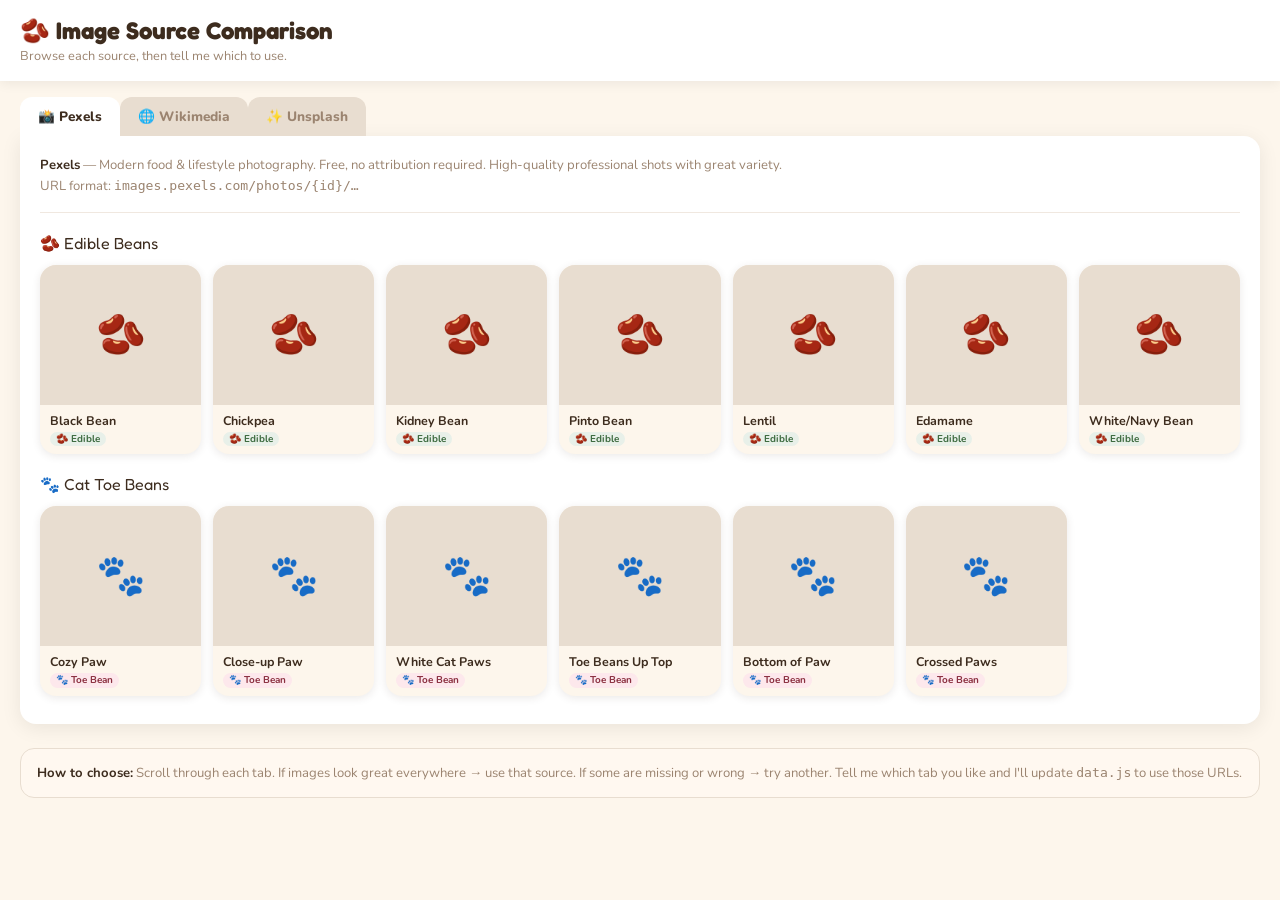
<file: compare.html>
<!DOCTYPE html>
<html lang="en">
<head>
  <meta charset="UTF-8">
  <meta name="viewport" content="width=device-width, initial-scale=1.0, viewport-fit=cover">
  <title>Only Beans — Image Source Comparison</title>
  <link rel="preconnect" href="https://fonts.googleapis.com">
  <link href="https://fonts.googleapis.com/css2?family=Fredoka+One&family=Nunito:wght@400;700;800&display=swap" rel="stylesheet">
  <style>
    *, *::before, *::after { box-sizing: border-box; margin: 0; padding: 0; -webkit-tap-highlight-color: transparent; }
    :root {
      --cream: #fdf6ec;
      --text: #3d2c1e;
      --muted: #9b8470;
    }
    body {
      font-family: 'Nunito', sans-serif;
      background: var(--cream);
      color: var(--text);
      padding-bottom: 40px;
    }
    header {
      background: white;
      padding: 16px 20px;
      box-shadow: 0 2px 12px rgba(0,0,0,0.07);
      position: sticky;
      top: 0;
      z-index: 10;
    }
    header h1 { font-family: 'Fredoka One', sans-serif; font-size: 1.5rem; }
    header p { font-size: 0.8rem; color: var(--muted); margin-top: 2px; }

    /* Tabs */
    .tabs {
      display: flex;
      gap: 0;
      padding: 16px 20px 0;
      overflow-x: auto;
    }
    .tab {
      flex-shrink: 0;
      padding: 10px 18px;
      border: none;
      border-radius: 12px 12px 0 0;
      font-family: 'Nunito', sans-serif;
      font-weight: 800;
      font-size: 0.85rem;
      cursor: pointer;
      background: #e8ddd0;
      color: var(--muted);
      transition: background 0.2s, color 0.2s;
    }
    .tab.active {
      background: white;
      color: var(--text);
    }

    /* Source panels */
    .panel {
      display: none;
      background: white;
      border-radius: 0 16px 16px 16px;
      margin: 0 20px;
      padding: 20px;
      box-shadow: 0 4px 20px rgba(0,0,0,0.08);
    }
    .panel.active { display: block; }

    .source-meta {
      font-size: 0.82rem;
      color: var(--muted);
      margin-bottom: 20px;
      line-height: 1.5;
      padding-bottom: 16px;
      border-bottom: 1px solid #f0e8e0;
    }
    .source-meta strong { color: var(--text); }

    /* Section headers */
    .section-label {
      font-family: 'Fredoka One', sans-serif;
      font-size: 1rem;
      margin: 20px 0 12px;
      color: var(--text);
    }
    .section-label:first-of-type { margin-top: 0; }

    /* Bean grid */
    .grid {
      display: grid;
      grid-template-columns: repeat(auto-fill, minmax(140px, 1fr));
      gap: 12px;
      margin-bottom: 8px;
    }

    .bean-card {
      border-radius: 16px;
      overflow: hidden;
      background: var(--cream);
      box-shadow: 0 2px 8px rgba(61,44,30,0.1);
    }
    .bean-card img {
      width: 100%;
      height: 140px;
      object-fit: cover;
      display: block;
      background: #e8ddd0;
    }
    .bean-card .name {
      padding: 8px 10px;
      font-size: 0.78rem;
      font-weight: 700;
      line-height: 1.3;
    }
    .bean-card .badge {
      display: inline-block;
      font-size: 0.62rem;
      padding: 1px 6px;
      border-radius: 999px;
      margin-top: 2px;
    }
    .badge-edible { background: #e8f0e9; color: #3d6b40; }
    .badge-cat    { background: #fde8ec; color: #8b3040; }

    .fail-img {
      width: 100%;
      height: 140px;
      display: flex;
      align-items: center;
      justify-content: center;
      font-size: 2.5rem;
      background: #e8ddd0;
    }

    /* Bottom note */
    .note {
      margin: 24px 20px 0;
      background: #fff8f0;
      border: 1px solid #e8ddd0;
      border-radius: 14px;
      padding: 14px 16px;
      font-size: 0.82rem;
      color: var(--muted);
      line-height: 1.55;
    }
    .note strong { color: var(--text); }
  </style>
</head>
<body>

<header>
  <h1>🫘 Image Source Comparison</h1>
  <p>Browse each source, then tell me which to use.</p>
</header>

<div class="tabs">
  <button class="tab active" onclick="showTab('pexels', this)">📸 Pexels</button>
  <button class="tab" onclick="showTab('wiki', this)">🌐 Wikimedia</button>
  <button class="tab" onclick="showTab('unsplash', this)">✨ Unsplash</button>
</div>

<!-- PEXELS -->
<div class="panel active" id="panel-pexels">
  <div class="source-meta">
    <strong>Pexels</strong> — Modern food & lifestyle photography. Free, no attribution required.
    High-quality professional shots with great variety.
    <br>URL format: <code>images.pexels.com/photos/{id}/…</code>
  </div>

  <div class="section-label">🫘 Edible Beans</div>
  <div class="grid" id="pexels-edible"></div>

  <div class="section-label">🐾 Cat Toe Beans</div>
  <div class="grid" id="pexels-cat"></div>
</div>

<!-- WIKIMEDIA -->
<div class="panel" id="panel-wiki">
  <div class="source-meta">
    <strong>Wikimedia Commons</strong> — Public domain & Creative Commons images.
    Scientific/encyclopedic style — very accurate but sometimes stark.
    Cat paw selection is limited.
    <br>URL format: <code>commons.wikimedia.org/wiki/Special:FilePath/…</code>
  </div>

  <div class="section-label">🫘 Edible Beans</div>
  <div class="grid" id="wiki-edible"></div>

  <div class="section-label">🐾 Cat Toe Beans</div>
  <div class="grid" id="wiki-cat"></div>
</div>

<!-- UNSPLASH -->
<div class="panel" id="panel-unsplash">
  <div class="source-meta">
    <strong>Unsplash (current)</strong> — Artsy, high-end photography. Free.
    These are the photo IDs already in the site — some may load correctly, some may not match the bean shown.
    <br>URL format: <code>images.unsplash.com/photo-{id}?…</code>
  </div>

  <div class="section-label">🫘 Edible Beans</div>
  <div class="grid" id="unsplash-edible"></div>

  <div class="section-label">🐾 Cat Toe Beans</div>
  <div class="grid" id="unsplash-cat"></div>
</div>

<div class="note">
  <strong>How to choose:</strong> Scroll through each tab. If images look great everywhere → use that source.
  If some are missing or wrong → try another. Tell me which tab you like and I'll update <code>data.js</code> to use those URLs.
</div>

<script>
function showTab(id, btn) {
  document.querySelectorAll('.panel').forEach(p => p.classList.remove('active'));
  document.querySelectorAll('.tab').forEach(t => t.classList.remove('active'));
  document.getElementById('panel-' + id).classList.add('active');
  btn.classList.add('active');
}

function img(src, emoji, fallbackBg) {
  const el = document.createElement('img');
  el.src = src;
  el.loading = 'lazy';
  el.onerror = function() {
    const fb = document.createElement('div');
    fb.className = 'fail-img';
    fb.style.background = fallbackBg || '#e8ddd0';
    fb.textContent = emoji;
    this.replaceWith(fb);
  };
  return el;
}

function card(name, type, imgEl) {
  const c = document.createElement('div');
  c.className = 'bean-card';
  const label = document.createElement('div');
  label.className = 'name';
  label.innerHTML = name + '<br><span class="badge badge-' + type + '">' +
    (type === 'cat' ? '🐾 Toe Bean' : '🫘 Edible') + '</span>';
  c.append(imgEl, label);
  return c;
}

function pexels(id) {
  return `https://images.pexels.com/photos/${id}/pexels-photo-${id}.jpeg?auto=compress&cs=tinysrgb&w=400`;
}
function wiki(filename) {
  return `https://commons.wikimedia.org/wiki/Special:FilePath/${encodeURIComponent(filename)}?width=400`;
}
function unsplash(id) {
  return `https://images.unsplash.com/photo-${id}?auto=format&fit=crop&w=400&q=80`;
}

/* ── PEXELS DATA ── */
const pexelsEdible = [
  { name: "Black Bean",      id: 7772002  },
  { name: "Chickpea",        id: 7656561  },
  { name: "Kidney Bean",     id: 6316671  },
  { name: "Pinto Bean",      id: 6316673  },
  { name: "Lentil",          id: 15107600 },
  { name: "Edamame",         id: 28460867 },
  { name: "White/Navy Bean", id: 273838   },
];
const pexelsCat = [
  { name: "Cozy Paw",         id: 34557584 },
  { name: "Close-up Paw",     id: 2123429  },
  { name: "White Cat Paws",   id: 16860556 },
  { name: "Toe Beans Up Top", id: 2600397  },
  { name: "Bottom of Paw",    id: 16191816 },
  { name: "Crossed Paws",     id: 15141570 },
];

/* ── WIKIMEDIA DATA ── */
const wikiEdible = [
  { name: "Black Bean",   file: "Black_beans.jpg"                             },
  { name: "Chickpea",     file: "Chickpea_half_cup.JPG"                       },
  { name: "Kidney Bean",  file: "Kidney_beans.jpg"                            },
  { name: "Pinto Bean",   file: "Pinto_Beans_Seeds.jpg"                      },
  { name: "Lentil",       file: "Lentil_seeds.jpg"                           },
  { name: "Edamame",      file: "Edamame_by_Zesmerelda_in_Chicago.jpg"       },
  { name: "Lima Bean",    file: "Lima_beans_02.jpg"                          },
  { name: "Navy Bean",    file: "Navy_beans.jpg"                             },
  { name: "Cannellini",   file: "Cannellini.jpg"                             },
];
const wikiCat = [
  { name: "White Paw Close-up", file: "Cat_Paw_Up_Close_-_WHITE.JPG"  },
  { name: "White Paws (wide)",  file: "Cat_Paws_Up_Close_-_WHITE.JPG" },
  { name: "Cat Paw",            file: "Cat_Paw.JPG"                    },
  { name: "Kitten Paw",         file: "Kittens_paw.JPG"                },
  { name: "Miko the Cat",       file: "Miko_cat_paw.jpg"               },
  { name: "White Cat Paw",      file: "Paw_of_a_white_cat.jpg"         },
];

/* ── UNSPLASH DATA (current) ── */
const unsplashEdible = [
  { name: "Black Bean",      id: "1552489445-a1b9e2a96ee1" },
  { name: "Chickpea",        id: "1610702667-bacd9f4bfe78" },
  { name: "Kidney Bean",     id: "1547592180-85f173990554" },
  { name: "Pinto Bean",      id: "1574201635-d9a5d4e73e41" },
  { name: "Lentil",          id: "1586201375761-83865001e31c" },
  { name: "Navy Bean",       id: "1607532941389-6ada5f20df6a" },
  { name: "Lima Bean",       id: "1477718174775-4e2c3e1e9440" },
  { name: "Cannellini",      id: "1540189549336-e6e99eb4b72b" },
  { name: "Edamame",         id: "1546069901-ba9599a7c4f3"   },
];
const unsplashCat = [
  { name: "Pink Toe Beans",   id: "1574144611174-0d596b31b4b8" },
  { name: "Tabby Beans",      id: "1519052537078-e6302a4968d4" },
  { name: "Spotted Beans",    id: "1518791841217-8f162f1912da" },
  { name: "Kitten Beans",     id: "1561037404-61cd46aa615b"   },
  { name: "Black Cat Beans",  id: "1592194996308-7b43878e84a6" },
  { name: "Loaf Cat Beans",   id: "1596854407944-bf05f1621e6a" },
  { name: "Orange Tabby",     id: "1533738363-b7f9aef128ce"   },
];

function populate(gridId, items, urlFn, type, emoji) {
  const g = document.getElementById(gridId);
  items.forEach(b => {
    const key = b.id || b.file;
    g.appendChild(card(b.name, type, img(urlFn(key), emoji, '#e8ddd0')));
  });
}

populate('pexels-edible',   pexelsEdible,   pexels,   'edible', '🫘');
populate('pexels-cat',      pexelsCat,      pexels,   'cat',    '🐾');
populate('wiki-edible',     wikiEdible,     wiki,     'edible', '🫘');
populate('wiki-cat',        wikiCat,        wiki,     'cat',    '🐾');
populate('unsplash-edible', unsplashEdible, unsplash, 'edible', '🫘');
populate('unsplash-cat',    unsplashCat,    unsplash, 'cat',    '🐾');
</script>
</body>
</html>
</file>
